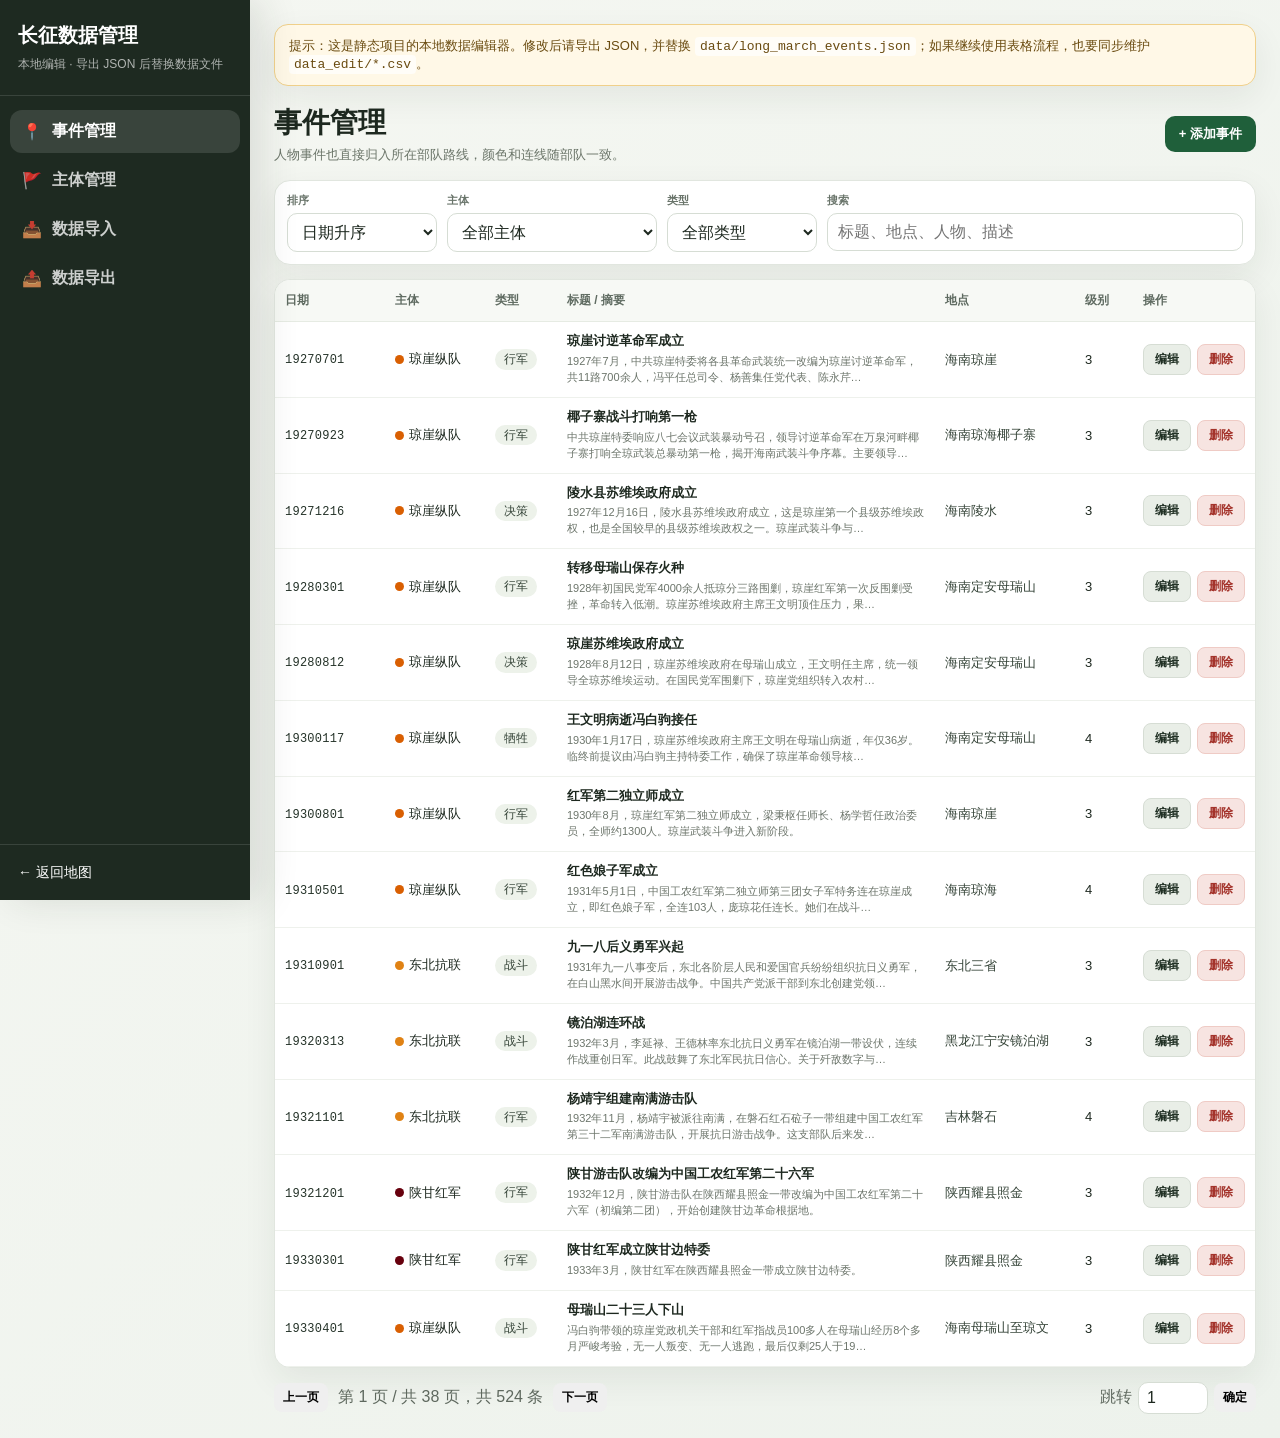
<file: admin/index.html>
﻿<!DOCTYPE html>
<html lang="zh-CN">
<head>
  <meta charset="UTF-8">
  <meta name="viewport" content="width=device-width, initial-scale=1.0">
  <title>长征数据管理</title>
  <link rel="stylesheet" href="admin.css">
</head>
<body>
  <div class="admin-container">
    <aside class="sidebar">
      <div class="sidebar-header"><h2>长征数据管理</h2><p>本地编辑 · 导出 JSON 后替换数据文件</p></div>
      <nav class="sidebar-nav">
        <a href="#events" class="nav-item active" data-section="events"><span>📍</span><b>事件管理</b></a>
        <a href="#subjects" class="nav-item" data-section="subjects"><span>🚩</span><b>主体管理</b></a>
        <a href="#import" class="nav-item" data-section="import"><span>📥</span><b>数据导入</b></a>
        <a href="#export" class="nav-item" data-section="export"><span>📤</span><b>数据导出</b></a>
      </nav>
      <div class="sidebar-footer"><a href="../map.html" class="back-link">← 返回地图</a></div>
    </aside>
    <main class="main-content">
      <div class="editor-notice">提示：这是静态项目的本地数据编辑器。修改后请导出 JSON，并替换 <code>data/long_march_events.json</code>；如果继续使用表格流程，也要同步维护 <code>data_edit/*.csv</code>。</div>

      <section id="events-section" class="content-section active">
        <header class="section-header"><div><h1>事件管理</h1><p>人物事件也直接归入所在部队路线，颜色和连线随部队一致。</p></div><button class="btn btn-primary" id="add-event-btn">+ 添加事件</button></header>
        <div class="filter-bar">
          <div class="filter-group"><label>排序</label><select id="sort-select"><option value="date-asc">日期升序</option><option value="date-desc">日期降序</option><option value="importance-desc">重要性降序</option><option value="title-asc">标题升序</option></select></div>
          <div class="filter-group"><label>主体</label><select id="filter-subject"><option value="">全部主体</option></select></div>
          <div class="filter-group"><label>类型</label><select id="filter-type"><option value="">全部类型</option></select></div>
          <div class="filter-group search"><label>搜索</label><input type="text" id="search-input" placeholder="标题、地点、人物、描述"></div>
        </div>
        <div class="events-table-container">
          <table class="events-table">
            <thead><tr><th class="col-date">日期</th><th class="col-force">主体</th><th class="col-type">类型</th><th class="col-title">标题 / 摘要</th><th class="col-place">地点</th><th class="col-imp">级别</th><th class="col-actions">操作</th></tr></thead>
            <tbody id="events-tbody"></tbody>
          </table>
        </div>
        <div class="pagination"><button id="prev-page" class="btn btn-sm">上一页</button><span id="page-info">第 1 页 / 共 1 页</span><button id="next-page" class="btn btn-sm">下一页</button><span class="page-jump">跳转 <input type="number" id="page-jump-input" min="1" value="1"><button id="page-jump-btn" class="btn btn-sm">确定</button></span></div>
      </section>

      <section id="subjects-section" class="content-section">
        <header class="section-header"><div><h1>主体管理</h1><p>主体颜色会联动地图路线、点位和事件编辑下拉框。</p></div><button class="btn btn-primary" id="add-subject-btn">+ 添加主体</button></header>
        <div class="subject-type-tabs"><button class="tab-btn active" data-type="all">全部</button><button class="tab-btn" data-type="force">部队/路线</button><button class="tab-btn" data-type="person">人物</button></div>
        <div class="subjects-grid" id="subjects-grid"></div>
      </section>

      <section id="import-section" class="content-section">
        <header class="section-header"><h1>数据导入</h1></header>
        <div class="import-options">
          <div class="import-card"><h3>从 JSON 文件导入</h3><p>替换当前浏览器内存中的数据。</p><input type="file" id="import-file" accept=".json" hidden><button class="btn btn-secondary" id="select-json-btn" type="button">选择 JSON</button></div>
          <div class="import-card"><h3>从 Excel/CSV 粘贴事件</h3><p>格式：日期,主体ID,类型,标题,地点,纬度,经度,描述,人物。日期支持 YYYYMMDD。</p><textarea id="import-textarea" placeholder="19350115,red_first,会议,遵义会议召开,贵州遵义,27.70,106.93,……,毛泽东;周恩来"></textarea><button class="btn btn-secondary" id="import-paste-btn">导入粘贴内容</button></div>
        </div>
      </section>

      <section id="export-section" class="content-section">
        <header class="section-header"><h1>数据导出</h1></header>
        <div class="export-options">
          <div class="export-card"><h3>导出 JSON</h3><p>用于替换 <code>data/long_march_events.json</code>。</p><button class="btn btn-primary" id="export-json-btn">下载 JSON</button></div>
          <div class="export-card"><h3>导出 CSV</h3><p>用于人工审查和继续整理。</p><button class="btn btn-primary" id="export-csv-btn">下载 CSV</button></div>
        </div>
      </section>
    </main>
  </div>

  <div id="event-modal" class="modal">
    <div class="modal-content wide">
      <div class="modal-header"><h2 id="event-modal-title">添加事件</h2><button class="modal-close">×</button></div>
      <div class="modal-body">
        <form id="event-form">
          <input type="hidden" id="event-id">
          <div class="form-row"><div class="form-group"><label>日期 * <small>YYYYMMDD</small></label><input type="text" id="event-date" placeholder="19350115" inputmode="numeric" required></div><div class="form-group"><label>所属主体 *</label><select id="event-subject" required></select></div><div class="form-group"><label>类型 *</label><select id="event-type" required></select></div><div class="form-group"><label>重要性</label><select id="event-importance"><option value="1">1</option><option value="2">2</option><option value="3">3</option><option value="4">4</option><option value="5" selected>5</option></select></div></div>
          <div class="form-group"><label>事件标题 *</label><input type="text" id="event-title" required></div>
          <div class="form-group"><label>事件描述</label><textarea id="event-description" rows="4"></textarea></div>
          <div class="form-row"><div class="form-group"><label>地点 *</label><input type="text" id="location-name" required></div><div class="form-group"><label>纬度 *</label><input type="number" id="location-lat" step="0.0001" required></div><div class="form-group"><label>经度 *</label><input type="number" id="location-lng" step="0.0001" required></div></div>
          <div class="form-row"><div class="form-group"><label>主要人物</label><input type="text" id="event-participants" placeholder="分号分隔，如 毛泽东; 周恩来"></div><div class="form-group"><label>结果</label><input type="text" id="event-result"></div><div class="form-group"><label>损失/伤亡</label><input type="text" id="event-casualties"></div></div>
          <div class="form-row"><div class="form-group"><label>参征人数增量</label><input type="number" id="metric-joined" placeholder="如 86000"></div><div class="form-group"><label>损失人数估算</label><input type="number" id="metric-loss" placeholder="如 50000"></div><div class="form-group"><label>歼俘敌估算</label><input type="number" id="metric-enemy" placeholder="如 1700"></div><div class="form-group"><label>里程记录</label><input type="number" id="metric-distance" placeholder="如 25000"></div></div>
          <div class="form-row"><div class="form-group"><label>七律诗句</label><input type="text" id="poem-line" placeholder="如 金沙水拍云崖暖"></div><div class="form-group"><label>诗句标题</label><input type="text" id="poem-title"></div></div>
          <div class="form-group"><label>诗句解释</label><textarea id="poem-text" rows="2"></textarea></div>
        </form>
      </div>
      <div class="modal-footer"><button class="btn btn-secondary modal-cancel">取消</button><button class="btn btn-primary" id="save-event-btn">保存事件</button></div>
    </div>
  </div>

  <div id="subject-modal" class="modal">
    <div class="modal-content">
      <div class="modal-header"><h2 id="subject-modal-title">添加主体</h2><button class="modal-close">×</button></div>
      <div class="modal-body">
        <form id="subject-form">
          <input type="hidden" id="subject-original-id">
          <div class="form-row"><div class="form-group"><label>主体ID *</label><input type="text" id="subject-id" placeholder="red_first" required></div><div class="form-group"><label>类型 *</label><select id="subject-type"><option value="force">部队/路线</option><option value="person">人物</option></select></div></div>
          <div class="form-row"><div class="form-group"><label>名称 *</label><input type="text" id="subject-name" required></div><div class="form-group"><label>简称</label><input type="text" id="subject-short-name"></div></div>
          <div class="form-row"><div class="form-group"><label>颜色</label><input type="color" id="subject-color" value="#d73027"></div><div class="form-group"><label>排序</label><input type="number" id="subject-sort" value="99"></div></div>
          <div class="form-group"><label>主要人物 / 说明</label><input type="text" id="subject-leader"></div>
          <div class="form-group"><label>下属部队（用分号分隔）</label><input type="text" id="subject-subunits" placeholder="红一军团; 红三军团; 红三十四师"></div>
          <div class="form-group"><label>Sub-units in English</label><input type="text" id="subject-subunits-en" placeholder="1st Corps; 3rd Corps; 34th Division"></div>
          <div class="form-group"><label>描述</label><textarea id="subject-description" rows="3"></textarea></div>
          <div class="form-group inline-check"><label><input type="checkbox" id="subject-is-enemy"> 敌军/对手路线（半透明灰色虚线）</label></div>
        </form>
      </div>
      <div class="modal-footer"><button class="btn btn-secondary modal-cancel">取消</button><button class="btn btn-primary" id="save-subject-btn">保存主体</button></div>
    </div>
  </div>

  <script src="admin.js"></script>
</body>
</html>
</file>
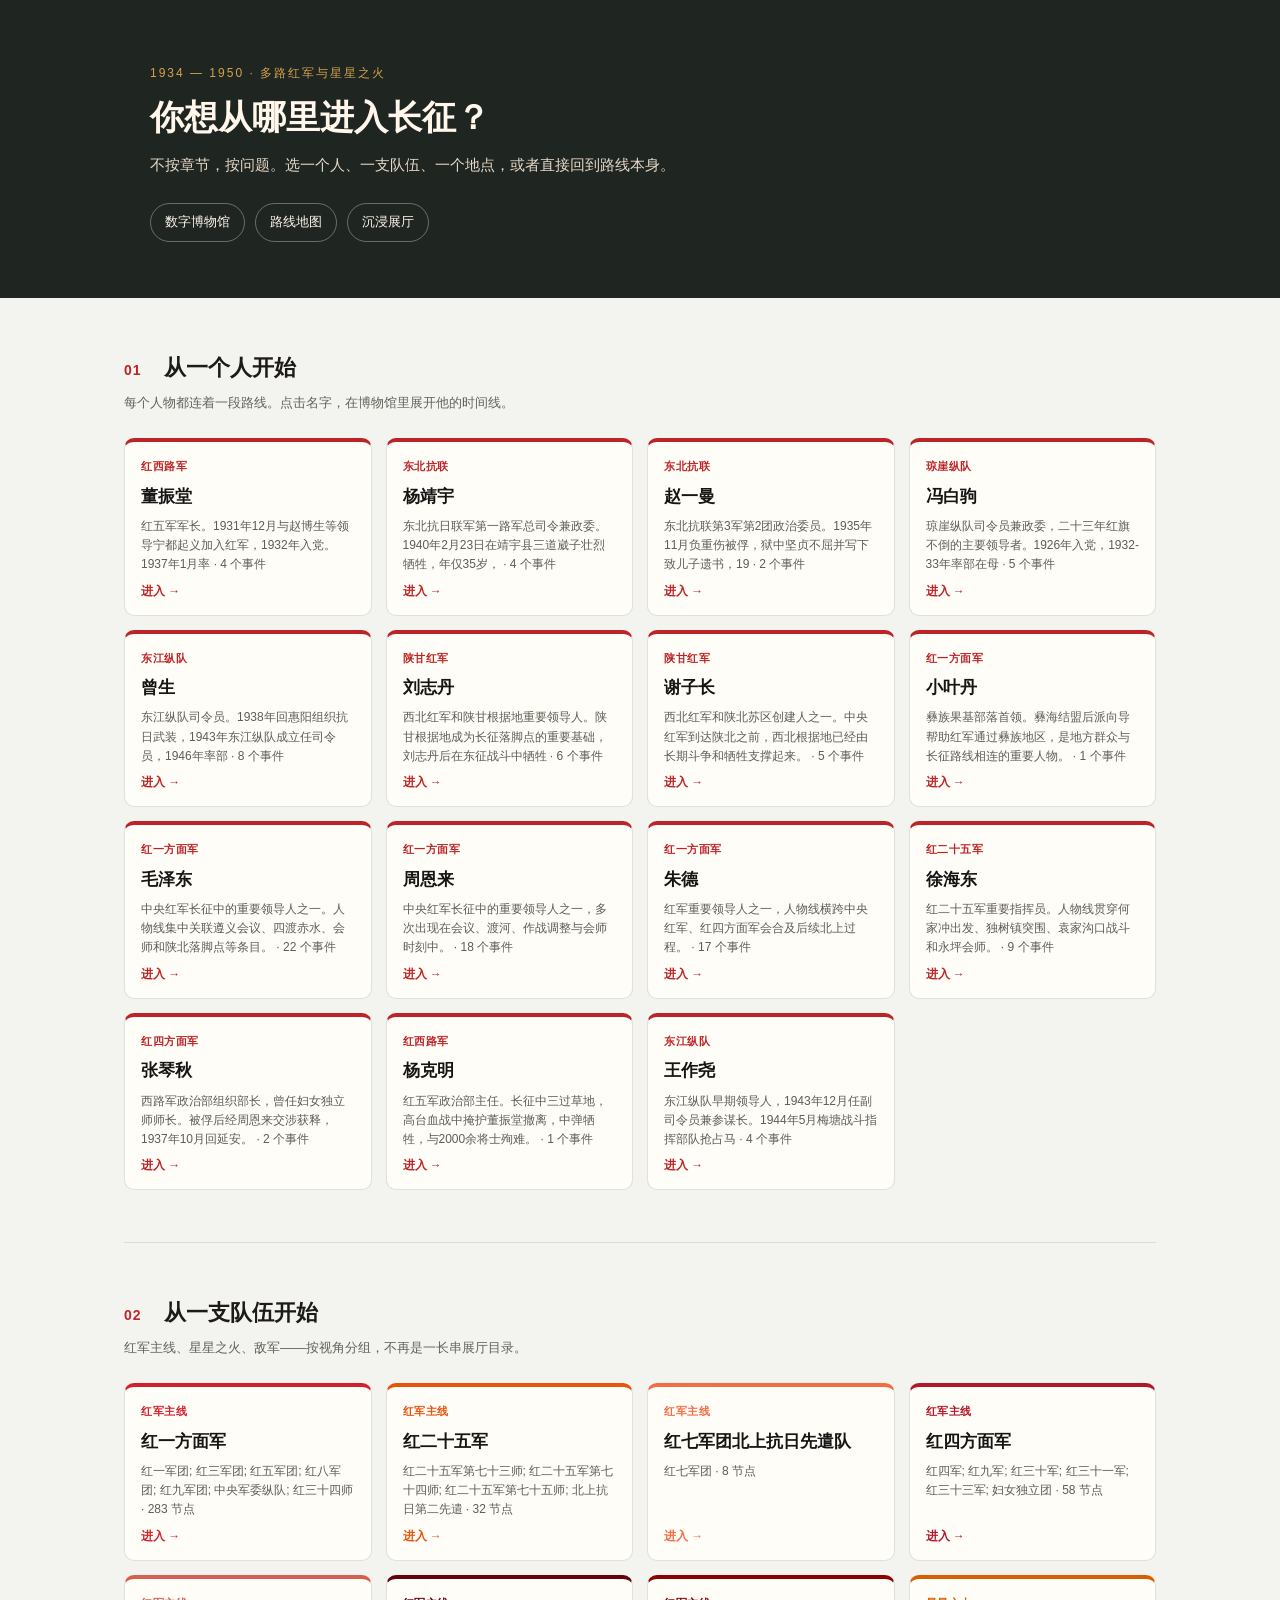
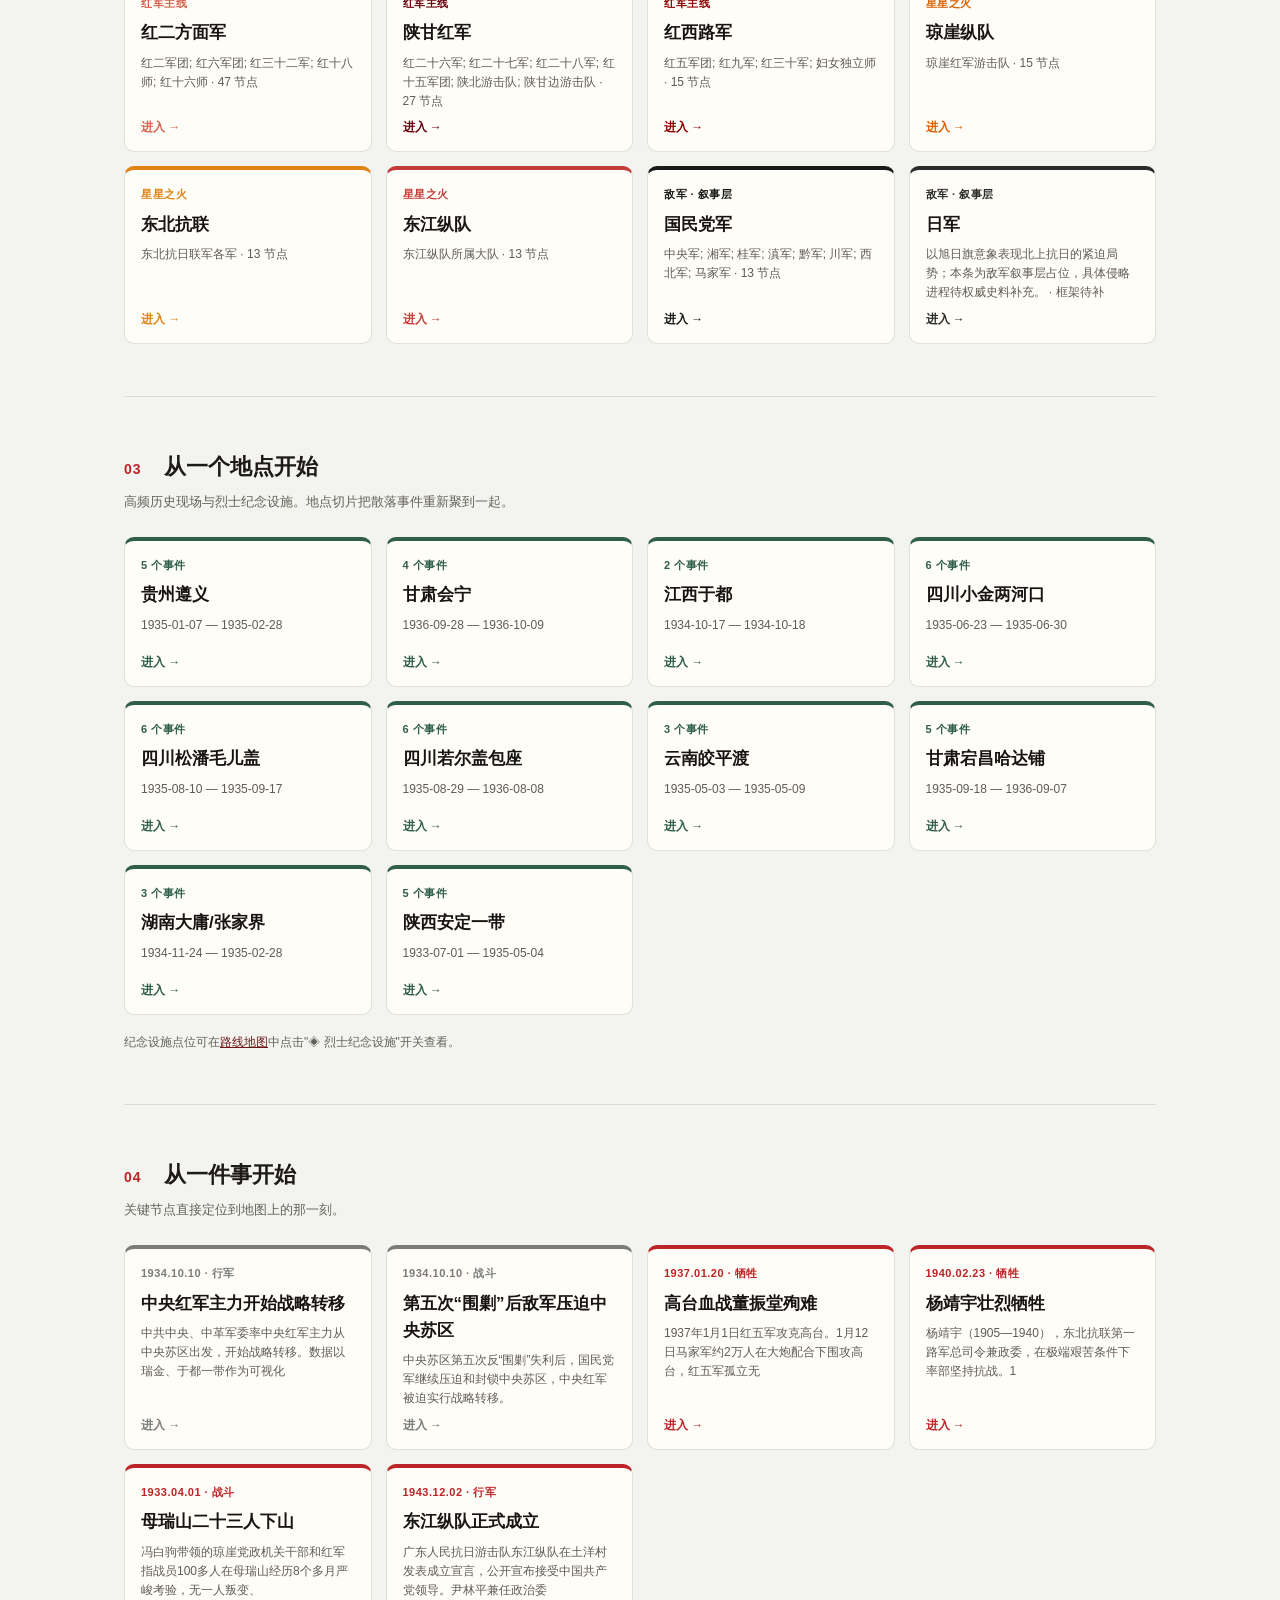
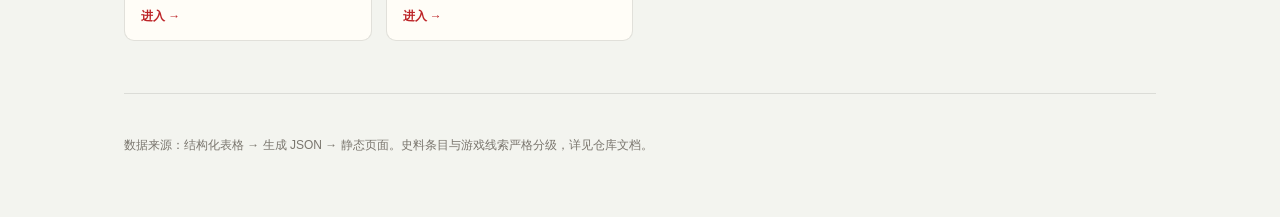
<file: explore.html>
<!DOCTYPE html>
<html lang="zh-CN">
<head>
<meta charset="UTF-8">
<meta name="viewport" content="width=device-width, initial-scale=1.0">
<title>长征星火 · 从这里进入</title>
<link rel="stylesheet" href="css/explore.css">
</head>
<body>
<header class="ex-hero">
  <div class="ex-hero-inner">
    <p class="ex-kicker">1934 — 1950 · 多路红军与星星之火</p>
    <h1>你想从哪里进入长征？</h1>
    <p class="ex-lead">不按章节，按问题。选一个人、一支队伍、一个地点，或者直接回到路线本身。</p>
    <nav class="ex-topnav">
      <a href="museum.html">数字博物馆</a>
      <a href="map.html">路线地图</a>
      <a href="museum-immersive.html">沉浸展厅</a>
    </nav>
  </div>
</header>

<main class="ex-main">
  <section class="ex-section" id="by-person">
    <div class="ex-section-head">
      <h2><span class="ex-num">01</span> 从一个人开始</h2>
      <p>每个人物都连着一段路线。点击名字，在博物馆里展开他的时间线。</p>
    </div>
    <div class="ex-grid" id="grid-persons"></div>
  </section>

  <section class="ex-section ex-alt" id="by-force">
    <div class="ex-section-head">
      <h2><span class="ex-num">02</span> 从一支队伍开始</h2>
      <p>红军主线、星星之火、敌军——按视角分组，不再是一长串展厅目录。</p>
    </div>
    <div class="ex-grid" id="grid-forces"></div>
  </section>

  <section class="ex-section" id="by-place">
    <div class="ex-section-head">
      <h2><span class="ex-num">03</span> 从一个地点开始</h2>
      <p>高频历史现场与烈士纪念设施。地点切片把散落事件重新聚到一起。</p>
    </div>
    <div class="ex-grid" id="grid-places"></div>
    <p class="ex-footnote">纪念设施点位可在<a href="map.html">路线地图</a>中点击"◈ 烈士纪念设施"开关查看。</p>
  </section>

  <section class="ex-section ex-alt" id="by-event">
    <div class="ex-section-head">
      <h2><span class="ex-num">04</span> 从一件事开始</h2>
      <p>关键节点直接定位到地图上的那一刻。</p>
    </div>
    <div class="ex-grid" id="grid-events"></div>
  </section>
</main>

<footer class="ex-footer">
  <p>数据来源：结构化表格 → 生成 JSON → 静态页面。史料条目与游戏线索严格分级，详见仓库文档。</p>
</footer>

<script src="js/explore.js"></script>
</body>
</html>
</file>
<file: admin/admin.css>
* { box-sizing: border-box; margin: 0; padding: 0; }
body { font-family: -apple-system, BlinkMacSystemFont, 'Segoe UI', 'PingFang SC', 'Microsoft YaHei', Arial, sans-serif; background: #f3f5f1; color: #1d281f; }
.admin-container { display: flex; min-height: 100vh; }
.sidebar { width: 250px; background: #1e2a21; color: #fff; display: flex; flex-direction: column; position: fixed; left: 0; top: 0; bottom: 0; }
.sidebar-header { padding: 22px 18px; border-bottom: 1px solid rgba(255,255,255,.12); }
.sidebar-header h2 { font-size: 20px; margin-bottom: 6px; }
.sidebar-header p { font-size: 12px; color: rgba(255,255,255,.65); line-height: 1.5; }
.sidebar-nav { padding: 14px 10px; display: flex; flex-direction: column; gap: 6px; }
.nav-item { display: flex; align-items: center; gap: 10px; color: rgba(255,255,255,.78); text-decoration: none; padding: 11px 12px; border-radius: 12px; }
.nav-item:hover, .nav-item.active { background: rgba(255,255,255,.12); color: #fff; }
.sidebar-footer { margin-top: auto; padding: 18px; border-top: 1px solid rgba(255,255,255,.12); }
.back-link { color: #fff; text-decoration: none; font-size: 14px; }
.main-content { margin-left: 250px; padding: 24px; width: calc(100% - 250px); }
.editor-notice { background: #fff8e7; border: 1px solid #f0d08a; color: #6a4b10; border-radius: 14px; padding: 12px 14px; margin-bottom: 18px; font-size: 13px; }
.editor-notice code { background: rgba(255,255,255,.7); padding: 2px 5px; border-radius: 4px; }
.admin-error { background: #fff; border: 1px solid #efcbc5; color: #5c2620; border-radius: 16px; padding: 22px; box-shadow: 0 12px 34px rgba(30,42,33,.07); max-width: 720px; }
.admin-error h1 { font-size: 24px; margin-bottom: 10px; }
.admin-error p { line-height: 1.7; margin-top: 8px; }
.admin-error code { background: #f7e4e1; padding: 2px 6px; border-radius: 5px; }
.content-section { display: none; }
.content-section.active { display: block; }
.section-header { display: flex; align-items: center; justify-content: space-between; gap: 16px; margin-bottom: 16px; }
.section-header h1 { font-size: 28px; margin-bottom: 4px; }
.section-header p { color: #6b7569; font-size: 13px; }
.btn { border: 0; border-radius: 10px; padding: 9px 14px; cursor: pointer; font-weight: 700; font-size: 13px; display: inline-flex; align-items: center; justify-content: center; gap: 6px; white-space: nowrap; }
.btn-primary { background: #1f5f3a; color: #fff; }
.btn-primary:hover { background: #174d2e; }
.btn-secondary { background: #e9eee7; color: #203024; border: 1px solid #d6ddd4; }
.btn-danger { background: #f7e4e1; color: #a3322a; border: 1px solid #efcbc5; }
.btn-sm { padding: 6px 9px; font-size: 12px; border-radius: 8px; }
.filter-bar { display: grid; grid-template-columns: 150px 210px 150px 1fr; gap: 10px; background: #fff; border: 1px solid #e1e6df; border-radius: 16px; padding: 12px; margin-bottom: 14px; box-shadow: 0 8px 24px rgba(30,42,33,.06); }
.filter-group { display: flex; flex-direction: column; gap: 5px; }
.filter-group label { font-size: 11px; color: #69746a; font-weight: 800; }
select, input, textarea { width: 100%; border: 1px solid #d6ddd4; border-radius: 10px; padding: 9px 10px; font: inherit; background: #fff; color: #1d281f; }
textarea { resize: vertical; line-height: 1.6; }
.events-table-container { background: #fff; border: 1px solid #e1e6df; border-radius: 16px; overflow: hidden; box-shadow: 0 12px 32px rgba(30,42,33,.07); }
.events-table { width: 100%; border-collapse: collapse; table-layout: fixed; }
th { text-align: left; padding: 12px 10px; font-size: 12px; color: #5f6b61; background: #f7f9f5; border-bottom: 1px solid #e6ebe3; }
td { padding: 11px 10px; border-bottom: 1px solid #eef1ec; vertical-align: middle; font-size: 13px; }
tr:hover td { background: #fbfcfa; }
.col-date { width: 110px; }.col-force { width: 100px; }.col-type { width: 72px; }.col-title { width: auto; }.col-place { width: 140px; }.col-imp { width: 58px; }.col-actions { width: 122px; }
.date-cell, .type-badge { white-space: nowrap; display: inline-block; }
.date-cell { font-family: ui-monospace, SFMono-Regular, Consolas, monospace; font-size: 12px; color: #243228; }
.force-pill { display: inline-flex; align-items: center; gap: 5px; white-space: nowrap; max-width: 88px; overflow: hidden; text-overflow: ellipsis; }
.force-dot { width: 9px; height: 9px; border-radius: 50%; flex-shrink: 0; }
.type-badge { padding: 3px 8px; border-radius: 999px; background: #edf2ea; color: #354438; font-size: 12px; line-height: 1.2; }
.title-cell strong { display: block; line-height: 1.35; font-size: 13px; margin-bottom: 4px; word-break: break-word; }
.title-cell small { display: block; color: #6c756b; line-height: 1.45; font-size: 11px; word-break: break-word; }
.place-cell { line-height: 1.35; color: #354438; }
.action-cell { display: flex; gap: 6px; align-items: center; justify-content: flex-start; flex-wrap: nowrap; }
.pagination { display: flex; align-items: center; gap: 10px; margin-top: 14px; color: #5e685e; }
.page-jump { display: inline-flex; align-items: center; gap: 6px; margin-left: auto; }
.page-jump input { width: 70px; padding: 6px 8px; }
.subject-type-tabs { display: flex; gap: 8px; margin-bottom: 14px; }
.tab-btn { border: 1px solid #d6ddd4; background: #fff; padding: 8px 12px; border-radius: 999px; cursor: pointer; color: #405043; }
.tab-btn.active { background: #1f5f3a; color: #fff; border-color: #1f5f3a; }
.subjects-grid { display: grid; grid-template-columns: repeat(auto-fill, minmax(250px, 1fr)); gap: 14px; }
.subject-card { background: #fff; border: 1px solid #e1e6df; border-radius: 16px; padding: 15px; box-shadow: 0 8px 22px rgba(30,42,33,.06); display: flex; flex-direction: column; gap: 8px; }
.subject-card-header { display: flex; align-items: flex-start; justify-content: space-between; gap: 10px; }
.subject-title { display: flex; align-items: center; gap: 8px; min-width: 0; }
.subject-color { width: 16px; height: 16px; border-radius: 50%; border: 2px solid #fff; box-shadow: 0 0 0 1px rgba(0,0,0,.18); flex-shrink: 0; }
.subject-card h3 { font-size: 17px; line-height: 1.35; word-break: break-word; }
.subject-card p { font-size: 13px; line-height: 1.55; color: #5f6b61; }
.subject-actions { display: flex; gap: 6px; }
.import-options, .export-options { display: grid; grid-template-columns: repeat(auto-fit, minmax(280px,1fr)); gap: 14px; }
.import-card, .export-card { background: #fff; border: 1px solid #e1e6df; border-radius: 16px; padding: 18px; box-shadow: 0 8px 24px rgba(30,42,33,.06); }
.import-card h3, .export-card h3 { margin-bottom: 8px; }
.import-card p, .export-card p { color: #657066; font-size: 13px; line-height: 1.6; margin-bottom: 12px; }
.import-card textarea { min-height: 190px; margin-bottom: 12px; }
.modal { position: fixed; inset: 0; background: rgba(18,27,21,.42); display: none; align-items: center; justify-content: center; padding: 22px; z-index: 999; }
.modal.show { display: flex; }
.modal-content { background: #fff; width: min(780px, 100%); max-height: 92vh; overflow: hidden; border-radius: 18px; box-shadow: 0 24px 80px rgba(0,0,0,.25); display: flex; flex-direction: column; }
.modal-content.wide { width: min(1080px, 100%); }
.modal-header, .modal-footer { padding: 16px 18px; border-bottom: 1px solid #e8ede6; display: flex; align-items: center; justify-content: space-between; gap: 12px; }
.modal-footer { border-bottom: 0; border-top: 1px solid #e8ede6; justify-content: flex-end; }
.modal-header h2 { font-size: 20px; }
.modal-close { border: 0; background: transparent; font-size: 26px; cursor: pointer; color: #667066; }
.modal-body { padding: 18px; overflow-y: auto; }
.form-row { display: grid; grid-template-columns: repeat(auto-fit, minmax(170px, 1fr)); gap: 12px; }
.form-group { margin-bottom: 13px; }
.form-group label { display: block; margin-bottom: 6px; font-size: 12px; font-weight: 800; color: #4d594f; }
.form-group label small { font-weight: 600; color: #8a958a; }
.inline-check label { display: flex; align-items: center; gap: 8px; }
.inline-check input { width: auto; }
@media (max-width: 920px) { .sidebar { position: static; width: 100%; height: auto; } .admin-container { display: block; } .main-content { margin-left: 0; width: 100%; padding: 16px; } .filter-bar { grid-template-columns: 1fr; } .events-table { min-width: 880px; } .events-table-container { overflow-x: auto; } }

.subject-subunits { display: flex; flex-wrap: wrap; gap: 5px; margin: 8px 0; }
.subject-subunits span { display: inline-flex; padding: 3px 7px; border-radius: 999px; background: #f0f3ef; color: #4f5a51; font-size: 11px; border: 1px solid rgba(0,0,0,.06); }

/* v7 GitHub-ready data editor refinements */
body { background: linear-gradient(135deg, #f5f7f2 0%, #edf2ec 100%); }
.sidebar { box-shadow: 12px 0 36px rgba(30,42,33,.12); }
.editor-notice, .filter-bar, .events-table-container, .subject-card, .import-card, .export-card {
  box-shadow: 0 12px 34px rgba(30,42,33,.07);
}
.events-table-container { overflow-x: auto; }
.events-table { min-width: 920px; }
.title-cell strong { font-size: 12.5px; }
.title-cell small { max-height: 3.1em; overflow: hidden; }
.action-cell .btn { min-width: 48px; }
.type-badge { min-width: 42px; text-align: center; }
.date-cell { letter-spacing: .02em; }
.subject-card { transition: transform .18s ease, box-shadow .18s ease; }
.subject-card:hover { transform: translateY(-2px); box-shadow: 0 16px 38px rgba(30,42,33,.10); }

@media (max-width: 1100px) {
  .filter-bar { grid-template-columns: repeat(2, minmax(0,1fr)); }
  .section-header { align-items: flex-start; }
}
@media (max-width: 760px) {
  .sidebar-header { padding: 14px; }
  .sidebar-header h2 { font-size: 17px; }
  .sidebar-header p { display: none; }
  .sidebar-nav { flex-direction: row; overflow-x: auto; padding: 10px; gap: 8px; }
  .nav-item { flex: 0 0 auto; padding: 9px 10px; font-size: 13px; }
  .sidebar-footer { display: none; }
  .main-content { padding: 12px; }
  .editor-notice { font-size: 12px; line-height: 1.55; }
  .section-header { flex-direction: column; gap: 10px; }
  .section-header h1 { font-size: 22px; }
  .filter-bar { grid-template-columns: 1fr; padding: 10px; }
  .events-table { min-width: 820px; }
  .pagination { flex-wrap: wrap; }
  .page-jump { width: 100%; margin-left: 0; }
  .subjects-grid { grid-template-columns: 1fr; }
  .modal { padding: 10px; align-items: flex-end; }
  .modal-content, .modal-content.wide { width: 100%; max-height: 94dvh; border-radius: 18px 18px 0 0; }
  .form-row { grid-template-columns: 1fr; gap: 0; }
}
</file>
<file: css/explore.css>
/* 主题入口页：米白纸感 + 深红点缀，沿用博物馆视觉语言 */
* { box-sizing: border-box; }
body { margin: 0; font-family: -apple-system, BlinkMacSystemFont, "Segoe UI", "PingFang SC", "Microsoft YaHei", Arial, sans-serif; color: #1d1a18; background: #f3f4ef; line-height: 1.6; }
a { color: inherit; }

.ex-hero { background: #1f2521; color: #fff6ec; padding: 64px 24px 56px; }
.ex-hero-inner { max-width: 980px; margin: 0 auto; }
.ex-kicker { margin: 0 0 12px; color: #d6a24a; font-size: 12px; letter-spacing: 2px; }
.ex-hero h1 { margin: 0 0 14px; font-size: 34px; line-height: 1.3; font-weight: 700; }
.ex-lead { margin: 0 0 26px; color: #e6d9c8; font-size: 15px; max-width: 720px; }
.ex-topnav { display: flex; flex-wrap: wrap; gap: 10px; }
.ex-topnav a { display: inline-block; padding: 8px 14px; border: 1px solid rgba(255,240,220,.35); border-radius: 999px; text-decoration: none; font-size: 13px; }
.ex-topnav a:hover { background: rgba(255,240,220,.12); }

.ex-main { max-width: 1080px; margin: 0 auto; padding: 0 24px; }
.ex-section { padding: 52px 0; border-bottom: 1px solid rgba(45,52,46,.12); }
.ex-section.ex-alt { background: transparent; }
.ex-section-head { margin-bottom: 24px; }
.ex-section-head h2 { margin: 0 0 8px; font-size: 22px; font-weight: 700; }
.ex-num { display: inline-block; min-width: 34px; color: #bd2427; font-size: 14px; letter-spacing: 1px; }
.ex-section-head p { margin: 0; color: #64615a; font-size: 13px; }

.ex-grid { display: grid; grid-template-columns: repeat(auto-fill, minmax(230px, 1fr)); gap: 14px; }
.ex-card { --accent: #bd2427; position: relative; display: flex; flex-direction: column; gap: 7px; min-height: 150px; padding: 16px 16px 14px; background: #fffdf7; border: 1px solid rgba(45,52,46,.14); border-top: 4px solid var(--accent); border-radius: 10px; text-decoration: none; transition: transform .18s, box-shadow .18s; }
.ex-card:hover { transform: translateY(-3px); box-shadow: 0 12px 28px rgba(30,34,30,.12); }
.ex-card-kicker { color: var(--accent); font-size: 11px; font-weight: 700; letter-spacing: .5px; }
.ex-card-title { font-size: 17px; font-weight: 700; color: #171514; }
.ex-card-desc { font-size: 12px; color: #5f5c54; flex: 1; }
.ex-card-cta { font-size: 12px; font-weight: 700; color: var(--accent); }
.ex-footnote { margin: 18px 0 0; font-size: 12px; color: #64615a; }
.ex-footnote a { color: #6f1617; text-decoration: underline; }
.ex-error { grid-column: 1 / -1; color: #a32d2d; }

.ex-footer { max-width: 1080px; margin: 0 auto; padding: 30px 24px 50px; color: #7a766e; font-size: 12px; }

@media (max-width: 640px) {
  .ex-hero h1 { font-size: 26px; }
  .ex-section { padding: 38px 0; }
  .ex-grid { grid-template-columns: 1fr; }
}
</file>
